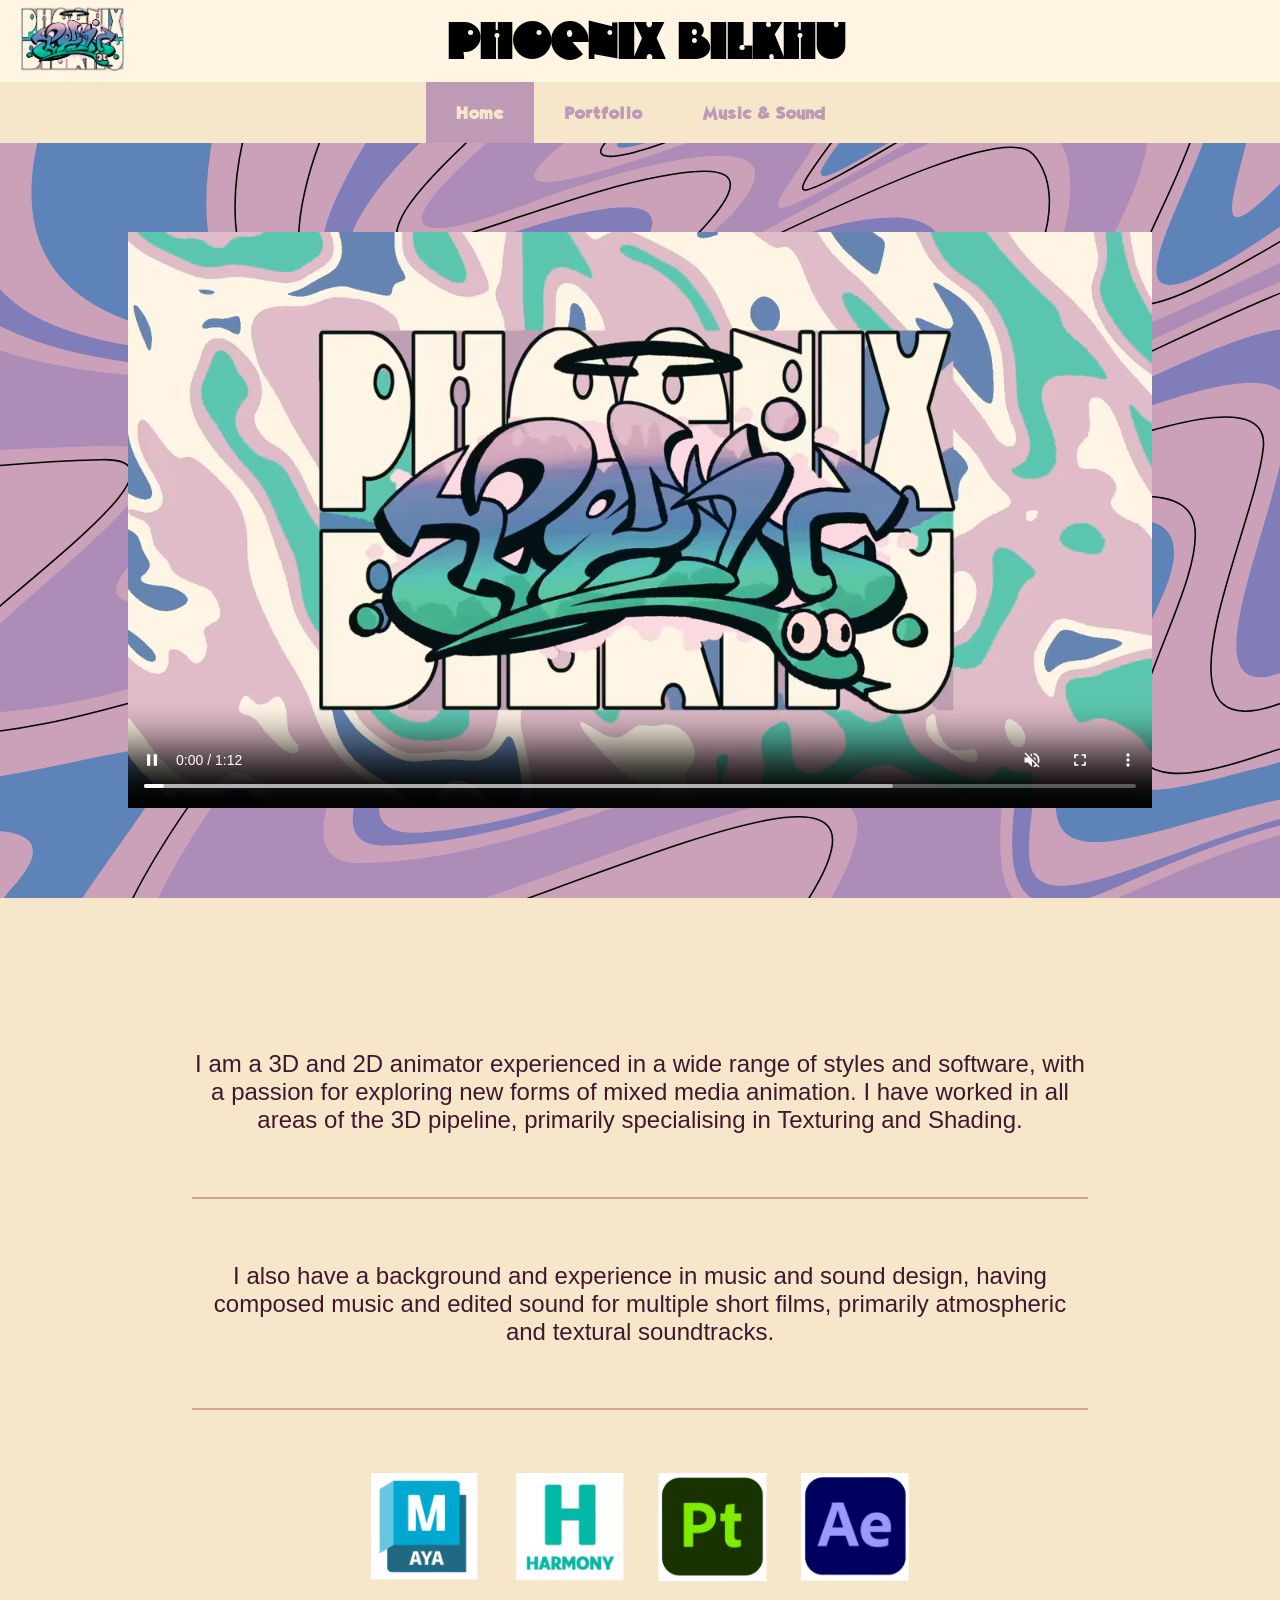
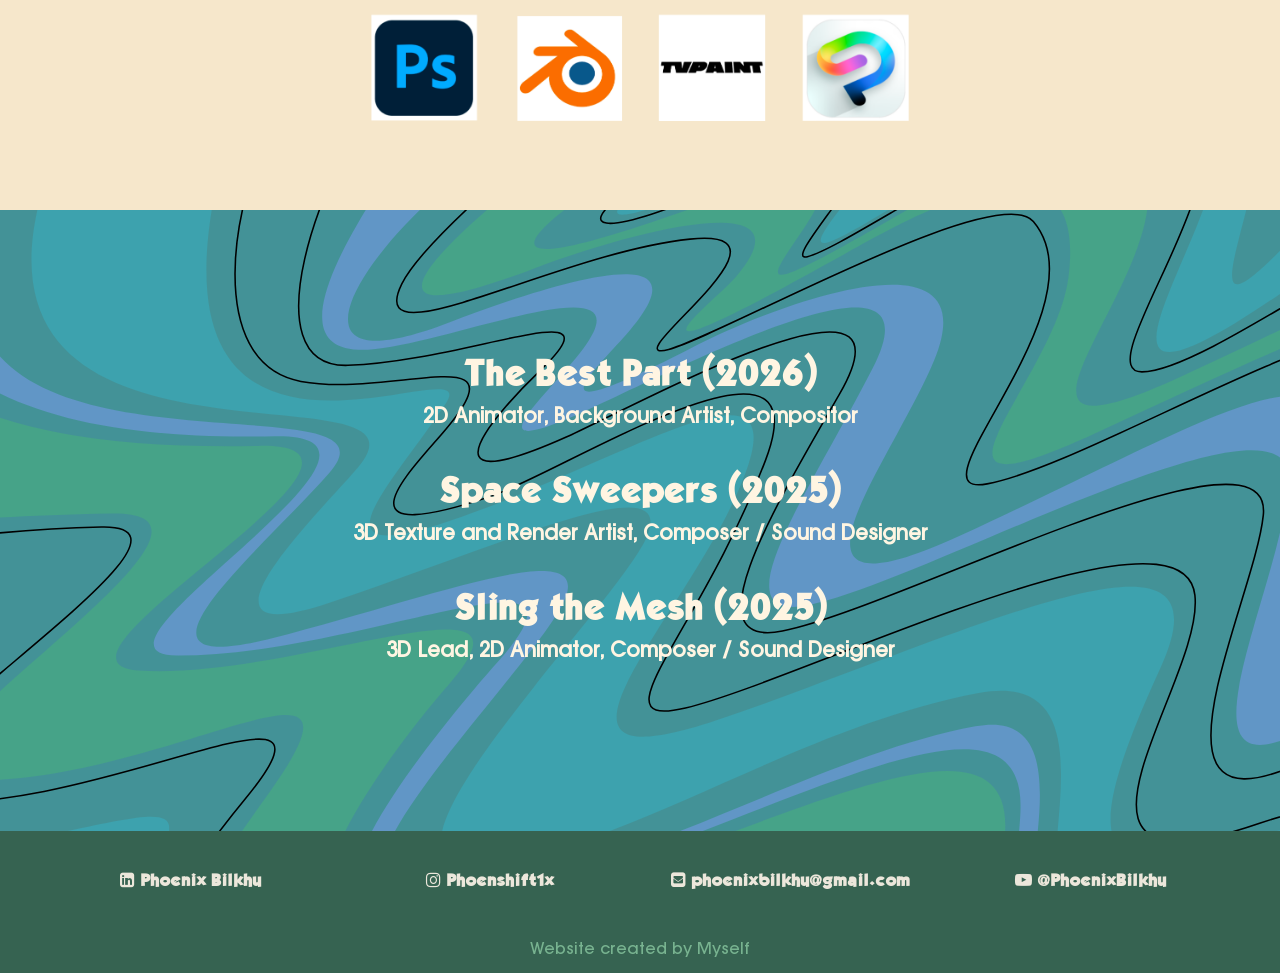
<file: index.html>
<!DOCTYPE html>
<html lang=en>
   <head>
    <link rel="stylesheet" href="https://cdnjs.cloudflare.com/ajax/libs/font-awesome/4.7.0/css/font-awesome.min.css">
    <link rel="stylesheet" href="style.css">
    <title> Phoenix Bilkhu </title>
    <link rel="icon" type="image/x-icon" href="images/icon.ico?v=2">
  </head>
<body id="Home">
  
  <div class="header">
    <a href="#index" class="logo"><img src="images/logo.png" width="120" height="auto"></a>
    <h1>PHOENIX BILKHU</h1>
    <div class="right"></div>
  </div>
  

  <div class="topnav">
    <ul>
      <li><a data-active="Home" href="index.html">Home</a></li>
      <li><a data-active="Portfolio" href="portfolio.html">Portfolio</a></li>
      <li><a data-active="MusicSoundDesign" href="sound.html">Music &amp; Sound</a></li>
      <!--<li><a href="#">Contact</a></li>-->
    </ul>
  </div>
  
  <div class="videodiv">
    <video width=80% height="auto" controls autoplay muted playsinline loop>
      <source src="videos/showreel.webm" type="video/webm">
      <source src="videos/showreel.mp4" type="video/mp4">
    Your browser does not support the video tag. 
    </video>
  </div>
  
  <div class="main">
    <div>
      <div class="bio">
        <p>
          I am a 3D and 2D animator experienced in a wide range of styles and software, with a passion for exploring new forms of mixed media animation. I have worked in all areas of the 3D pipeline, primarily specialising in Texturing and Shading.
        </p>
        <hr class="spacer">
        <p>
          I also have a background and experience in music and sound design, having composed music and edited sound for multiple short films, primarily atmospheric and textural soundtracks.
        </p>
        <hr class="spacer">
        <img src="images/softwareicons.png" class="software-icons">
      </div>

      <div class="experience">
        <p class="filmtitle">The Best Part (2026)</p>
        <p class="filmrole">2D Animator, Background Artist, Compositor</p>
        <p class="filmtitle">Space Sweepers (2025)</p>
        <p class="filmrole">3D Texture and Render Artist, Composer / Sound Designer</p>
        <p class="filmtitle">Sling the Mesh (2025)</p>
        <p class="filmrole">3D Lead, 2D Animator, Composer / Sound Designer</p>


      </div>
    </div>

    <div class="space"></div>
    
  </div>
  
  <div class="footer">
    <div class="footercontainer">
      <div class="contactcontainer">
        <div class="contactlink">
          <a href="https://www.linkedin.com/in/phoenix-bilkhu-571b53319" target="_blank"><i style="font-size:17px" class="fa">&#xf08c;</i> Phoenix Bilkhu</a>
        </div>
        <div class="contactlink">
        <a href="https://www.instagram.com/phoenshift1x" target="_blank"><i style="font-size:17px" class="fa">&#xf16d;</i> Phoenshift1x</a>
        </div>
        <div class="contactlink">
        <a href="mailto:phoenixbilkhu@gmail.com"><i style="font-size:17px" class="fa">&#xf199;</i> phoenixbilkhu@gmail.com</a>
        </div>
        <div class="contactlink">
        <a href="https://www.youtube.com/@phoenixbilkhu"><i style="font-size:17px" class="fa">&#xf16a;</i> @PhoenixBilkhu</a>
        </div>
      </div>
      <div class="footertextcontainer"><p class="footertext">Website created by Myself</p></div>
    </div>
  </div>
  <script type="text/javascript" src="script.js"></script>
</body>
</html>
</file>
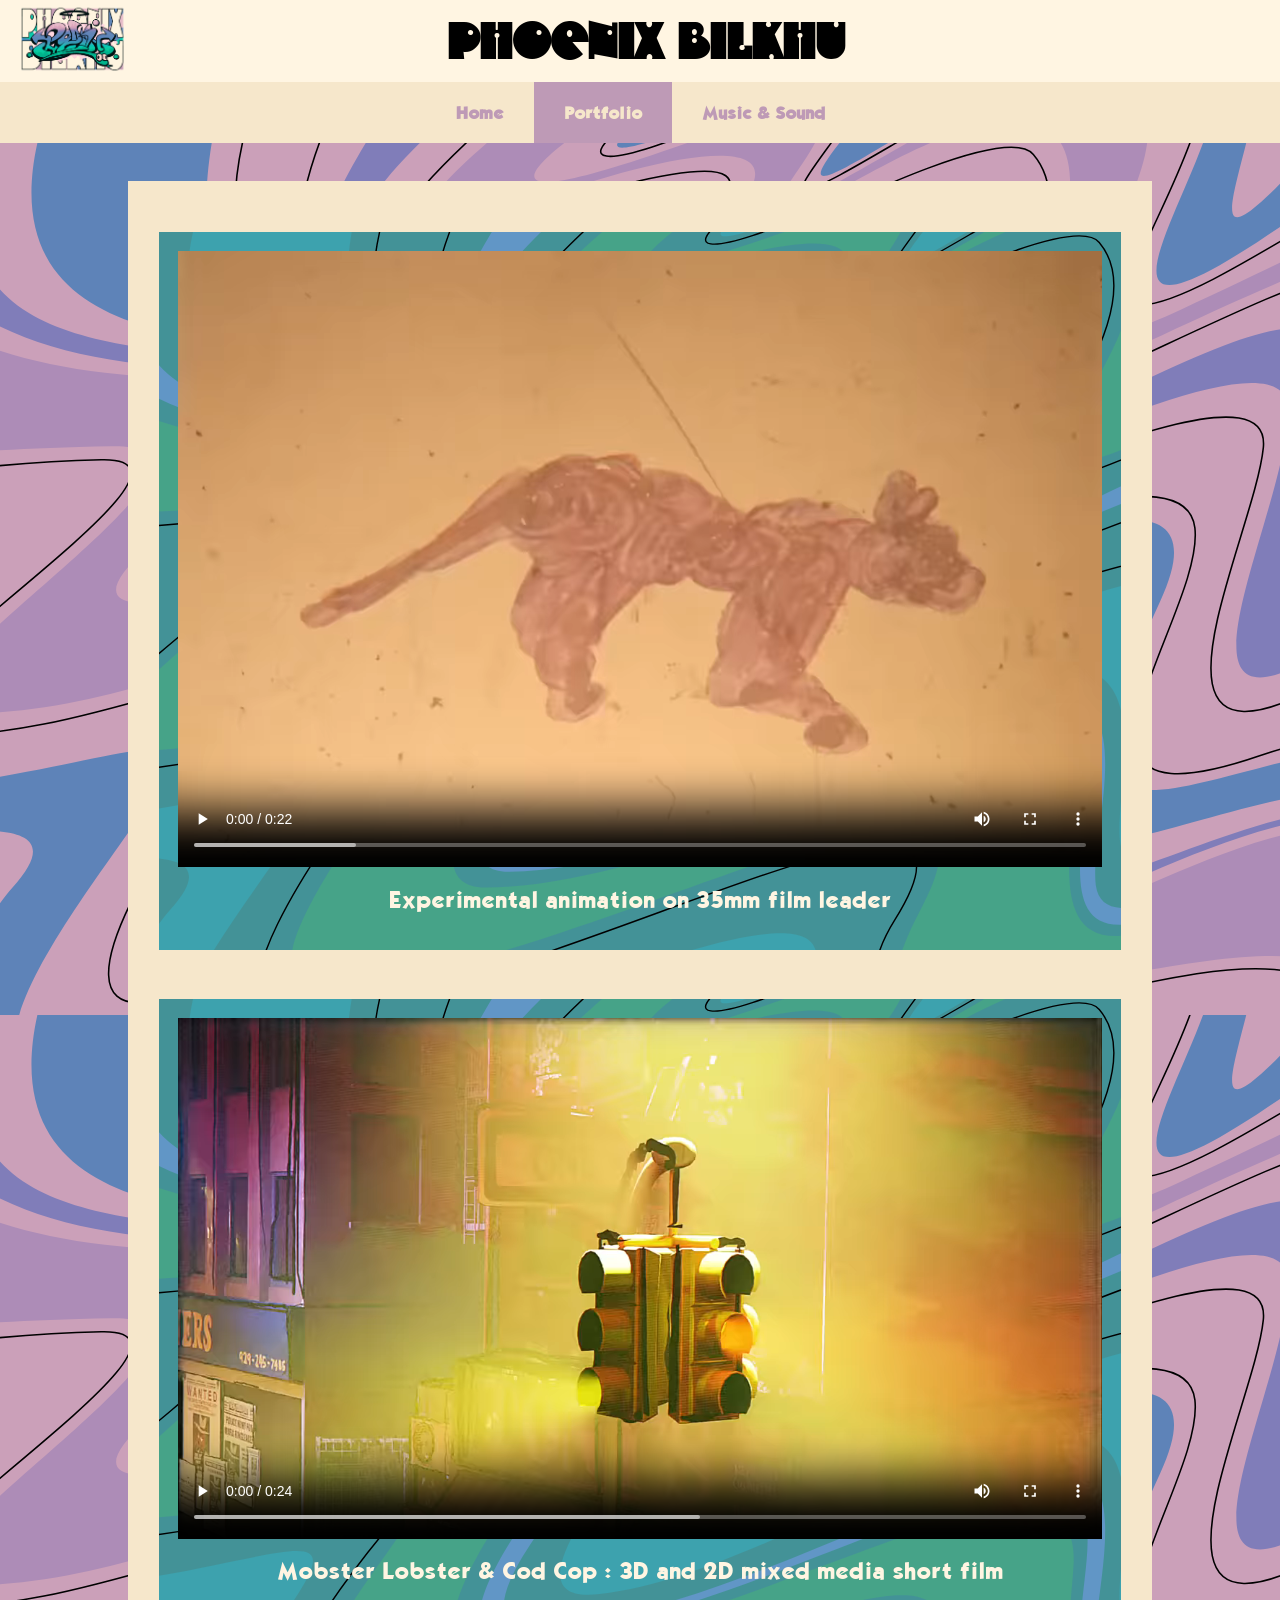
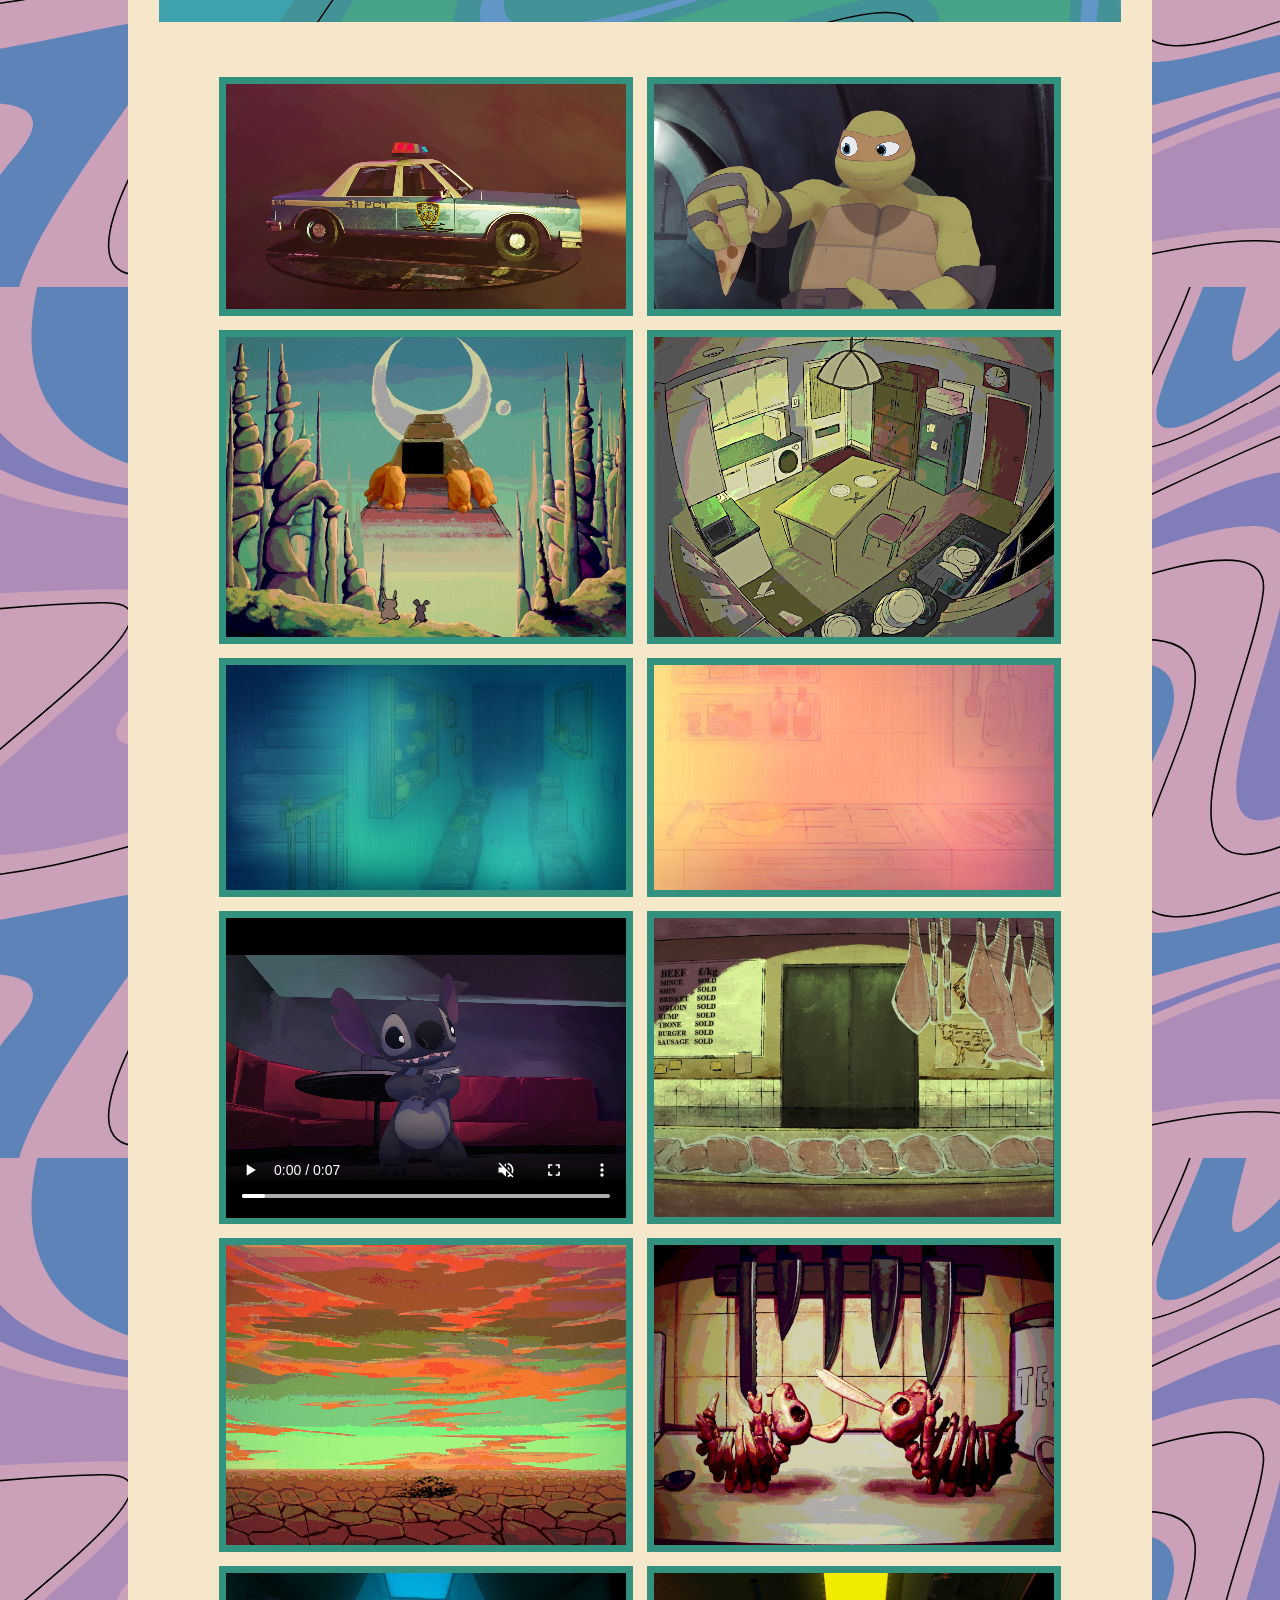
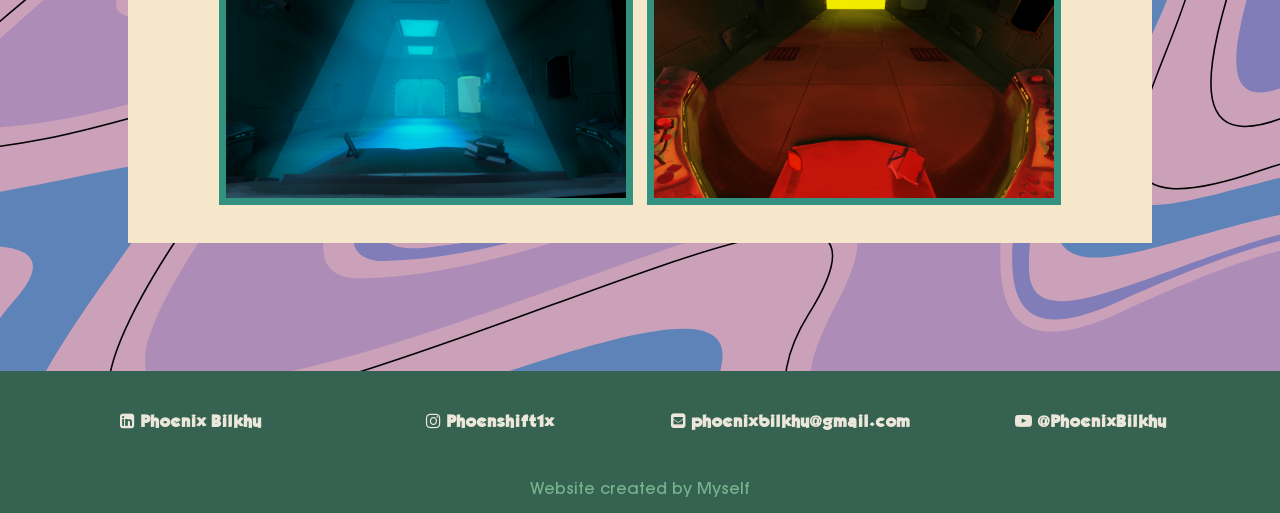
<file: portfolio.html>
<!DOCTYPE html>
<html lang=en>
   <head>
    <link rel="stylesheet" href="https://cdnjs.cloudflare.com/ajax/libs/font-awesome/4.7.0/css/font-awesome.min.css">
    <link rel="stylesheet" href="style.css">
    <title> Portfolio </title>
    <link rel="icon" type="image/x-icon" href="images/icon.ico">
  </head>
<body id="Portfolio">
  
  <div class="header">
    <a href="#index" class="logo"><img src="images/logo.png" width="120" height="auto"></a>
    <h1>PHOENIX BILKHU</h1>
    <div class="right"></div>
  </div>
  

  <div class="topnav">
    <ul>
      <li><a data-active="Home" href="index.html">Home</a></li>
      <li><a data-active="Portfolio" href="portfolio.html">Portfolio</a></li>
      <li><a data-active="MusicSoundDesign" href="sound.html">Music &amp; Sound</a></li>
      <!--<li><a href="#">Contact</a></li>-->
    </ul>
  </div>

  <div class="main">
    <div class="gallerycontainer">
      <div class="gallery">
        <div class="galleryhighlight">
          <video src="portfolio/catanim.webm" type="video/webm" width=100% height=100% loop controls playsinline></video>
          <p>Experimental animation on 35mm film leader</p>
        </div>
        
        <div class="galleryhighlight">
          <video src="portfolio/lobstermobster.webm" type="video/webm" width=100% height=100% playsinline loop controls></video>
          <p>Mobster Lobster & Cod Cop : 3D and 2D mixed media short film</p>
        </div>
          
        <div class="galleryitems">
          <div class="galleryitem">
            <video src="portfolio/COP CAR.webm" type="video/webm" width=100% height=100% loop playsinline autoplay muted></video>
          </div>
        
          <div class="galleryitem">
            <video src="portfolio/emotion_v2.webm" type="video/webm" loop playsinline autoplay muted></video>
          </div>
      
          <div class="galleryitem">
            <img src="portfolio/microwave.jpeg" width=1440 height=1080>
          </div>
      
          <div class="galleryitem">
            <video src="portfolio/kitchen.webm" type="video/webm" width=100% loop playsinline autoplay muted></video>
          </div>
      
          <div class="galleryitem">
            <img src="portfolio/tbp_sh04_bg.jpg" width=1920 height=1080>
          </div>
      
          <div class="galleryitem">
            <img src="portfolio/tbp_sh104_bg.jpg" width=1920 height=1080>
          </div>
      
      
          <div class="galleryitem">
            <video src="portfolio/lip_sync_v2.webm" type="video/webm" loop playsinline autoplay controls muted></video>
          </div>
      
          <div class="galleryitem">
            <img src="portfolio/BFBN_BG_sh01.jpeg" width=1440 height=1080>
          </div>
      
          <div class="galleryitem">
            <video src="portfolio/cat appears.webm" type="video/webm" width=100% height=100% loop playsinline autoplay muted></video>
          </div>
      
          <div class="galleryitem">
            <img src="portfolio/end screen.jpeg" width=1440 height=1080>
          </div>
          
          <div class="galleryitem">
            <img src="portfolio/spsw_TEST02.jpeg" width=1920 height=1080>
          </div>
          
          <div class="galleryitem">
            <img src="portfolio/spsw_TEST03.jpeg" width=1920 height=1080>
          </div>
      </div>

        



    </div>
  
    
    <div class="space"></div>
  </div>
  
  <div class="footer">
    <div class="footercontainer">
      <div class="contactcontainer">
        <div class="contactlink">
          <a href="https://www.linkedin.com/in/phoenix-bilkhu-571b53319" target="_blank"><i style="font-size:17px" class="fa">&#xf08c;</i> Phoenix Bilkhu</a>
        </div>
        <div class="contactlink">
        <a href="https://www.instagram.com/phoenshift1x" target="_blank"><i style="font-size:17px" class="fa">&#xf16d;</i> Phoenshift1x</a>
        </div>
        <div class="contactlink">
        <a href="mailto:phoenixbilkhu@gmail.com"><i style="font-size:17px" class="fa">&#xf199;</i> phoenixbilkhu@gmail.com</a>
        </div>
        <div class="contactlink">
        <a href="https://www.youtube.com/@phoenixbilkhu"><i style="font-size:17px" class="fa">&#xf16a;</i> @PhoenixBilkhu</a>
        </div>
      </div>
    <div class="footertextcontainer"><p class="footertext">Website created by Myself</p></div>
    </div>
    </div>
  </div>
  <script type="text/javascript" src="script.js"></script>
</body>
</html>
</file>
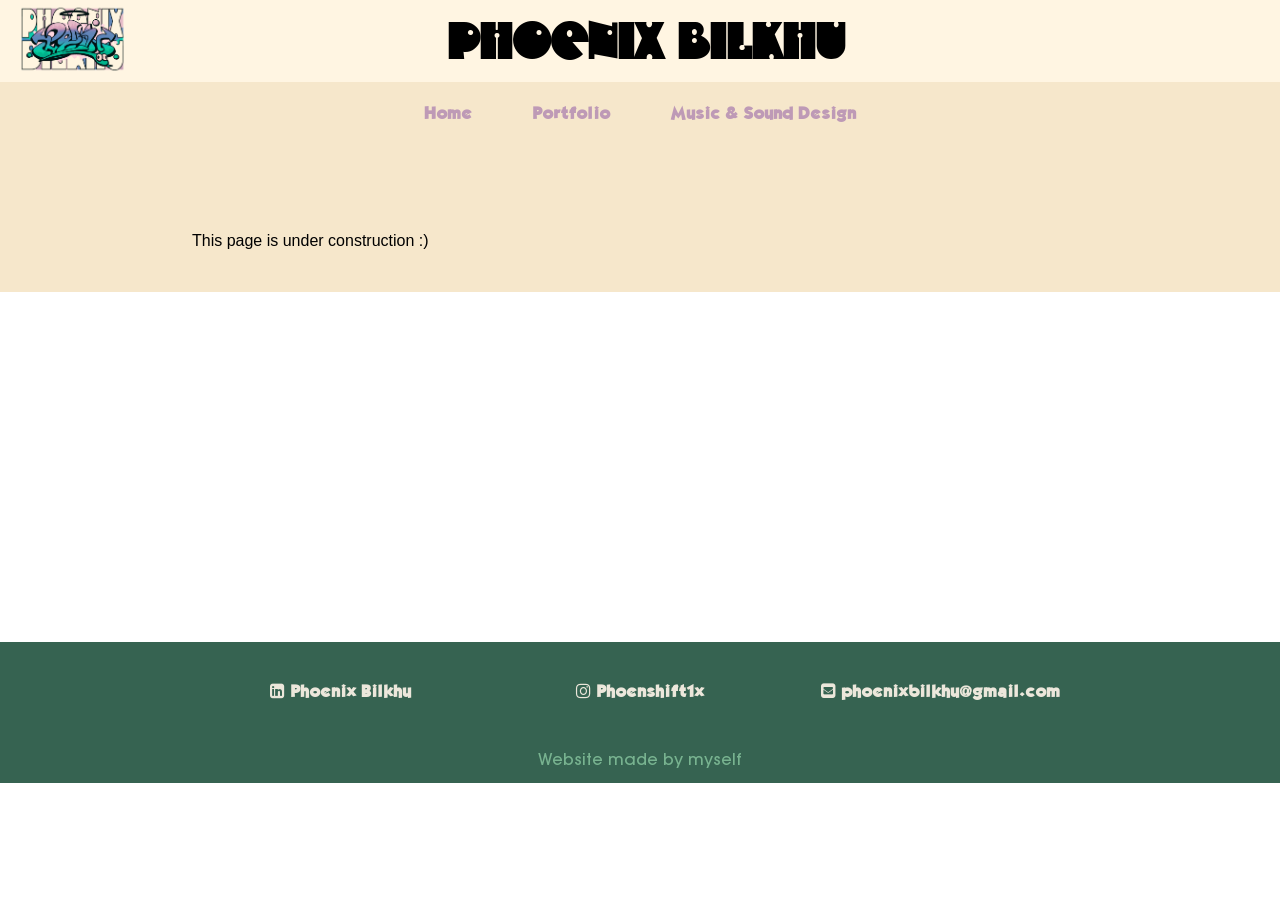
<file: underconstruction.html>
<!DOCTYPE html>
<html lang=en>
   <head>
     
    <link rel="stylesheet" href="https://cdnjs.cloudflare.com/ajax/libs/font-awesome/4.7.0/css/font-awesome.min.css">
    <link rel="stylesheet" href="style.css">
    <title> Phoenix Bilkhu </title>
  </head>
<body>
  
  <div class="header">
    <a href="#index" class="logo"><img src="images/logo.png" width="120" height="auto"></a>
    <h1>PHOENIX BILKHU</h1>
    <div class="right"></div>
  </div>
  

  <div class="topnav">
    <ul>
      <li><a href="index.html">Home</a></li>
      <li><a href="portfolio.html">Portfolio</a></li>
      <li><a href="sound.html">Music &amp; Sound Design</a></li>
      <!--<li><a href="#">Contact</a></li>-->
    </ul>
  </div>

<div class="main">
    <div>
        <p class="bio">
            This page is under construction :&#41;
        </p>
    </div>
    </div>
    
    
  <div class="space"></div>
  
  <div class="footer">
    <div class="footercontainer">
      <div class="contactcontainer">
        <div class="contactlink">
          <a href="https://www.linkedin.com/in/phoenix-bilkhu-571b53319" target="_blank"><i style="font-size:17px" class="fa">&#xf08c;</i> Phoenix Bilkhu</a>
        </div>
        <div class="contactlink">
        <a href="https://www.instagram.com/phoenshift1x" target="_blank"><i style="font-size:17px" class="fa">&#xf16d;</i> Phoenshift1x</a>
        </div>
        <div class="contactlink">
        <a href="mailto:phoenixbilkhu@gmail.com"><i style="font-size:17px" class="fa">&#xf199;</i> phoenixbilkhu@gmail.com</a>
      </div>
    </div>
    <div class="footertextcontainer"><p class="footertext">Website made by myself</p></div>
  </div>
</div>
    
</body>
</html>
</file>
<file: style.css>
@font-face {
  font-family: "Block Berthold";
  src: url('fonts/Block Berthold Regular.ttf') format('truetype');
}

@font-face {
  font-family: "Flexure";
  src: url('fonts/Flexure.ttf') format('truetype');
}

@font-face {
  font-family: "Zurich Extended";
  src: url('fonts/Zurich Extended BT.ttf') format('truetype');
}

@font-face {
  font-family: "Hypnos";
  src: url('fonts/Hypnos-Regular.otf') format('opentype');
}

@font-face {
  font-family: "Shotgun";
  src: url('fonts/Shotgun Regular.ttf') format('truetype');
}

@font-face {
  font-family: "Pusab";
  src: url('fonts/PUSAB___.ttf') format('truetype');
}

@font-face {
  font-family: "Kabel";
  src: url('fonts/Kabel Bold.ttf') format('truetype');
}

@font-face {
  font-family: "ITC Avant Garde";
  src: url('fonts/ITCAvantGardePro-Md.ttf') format('truetype');
}

body {
  display: flex;
  min-height: 100vh;
  margin: 0;
  flex-direction: column;
  /*background-color: #B02C37;*/
  padding: 0;
}

.main {
  font-family: "PT Sans", Calibri, Tahoma, sans-serif;
  display: flex;
  flex-direction: column;
  background-color: #f6e7cb;
  /*background-image: url(images/background02.svg);*/
  /*background-size: 25% auto;*/
  /*background-repeat: repeat;*/
  margin: 0;
  /*padding-bottom: 15%;*/
}

.header {
  margin-top: 0;
  margin-bottom: 0;
  display: flex;
  /*flex-direction: row;*/
  justify-content: center;
  align-content: center;
  background-color: #FFF5E2;
}

.logo {
  margin-top: auto;
  margin-bottom: auto;
  /*margin-left: auto;*/
  padding-left: 1%;
  flex: 1;
}

h1 {
  display: inline-block;
  font-family: "Shotgun";
  /*transform: scaleY(0.5);*/
  font-size: 300%;
  margin-top: auto;
  margin-bottom: auto;
  /*justify-self: center;*/
  margin-left: auto;
  margin-right: auto;
}
.right {
  flex: 1;
}

ul {
  list-style-type: none;
  margin: 0;
  padding: 0;
  display: flex;
  justify-content: center;
  background-color: #f6e7cb;
}

ul li a {
  font-family: "Kabel";
  display: block;
  color: #BE9AB6;
  padding: 20px 30px;
  text-decoration: none;
}

ul li a:hover {
  color: #f6e7cb;
  background-color: #E2BAC9;

}

ul li a:active {
  background-color: #BE9AB6;
}

a.active {
  background-color: #BE9AB6;
  color: #f6e7cb;
}


.videodiv {
  padding: 7% 0% 7% 0%;
  margin-right: 0%;
  margin-left: 0%;
  width:100%;
  /*background-color: #DBA6C0;*/
  background-image: url(images/background01.svg);
  background-size: 120%;
  /*background-repeat: repeat;*/


  
}
video {
  display: block;
  margin: 0 auto;
}
.bio{
  /*background-color: #e9d8b9;*/
  margin-top: 5%;
  margin-left: 10%;
  margin-right: 10%;
  padding: 2% 5% 2% 5%;
  align-content: center;
  display: flexbox;
}
.spacer{
  border: 1px solid #d4a68f;
}
.bio p{
  font-family: ""ITC Avant Garde"";
  margin: 7% auto 7% auto;
  /*padding-left: 25%;*/
  font-size: 150%;
  /*padding-right: 25%;*/
  text-align: center;
  color: #411730;
  font-weight: lighter;
}
.software-icons {
  max-width: 60%;
  height: auto;
  display: block;
  margin-left: auto;
  margin-right: auto;
  margin-top: 7%;
}
.experience {
  margin-top: 5%;
  margin-bottom: 0;
  padding-top: 10%;
  padding-bottom: 10%;
  background-image: url(images/background02.svg);
  background-size: 120%;
}
.filmtitle {
  font-family: "Kabel";
  font-size: 30px;
  margin: 0;
  margin-top: 1%;
  padding-left: 10%;
  padding-right: 10%;
  text-align: center;
  color: #FFF5E2;
  font-weight: bold;
}
.filmrole {
  font-family: "ITC Avant Garde";
  font-size: 20px;
  margin: 0;
  margin-top: 1%;
  margin-bottom: 3%;
  padding-left: 10%;
  padding-right: 10%;
  text-align: center;
  color: #FFF5E2;
  font-weight: bold;
}


.gallery {
  display: flex;
  flex-direction: column;
  background-color: #f6e7cb;
  padding: 3%;
  padding-top: 5%
}
.galleryitems {
  display: flex;
  flex-wrap: wrap;
  justify-content: center;
}

.gallerycontainer {
  background-color: #BE9AB6;
  background-image: url(images/background01.svg);
  background-size: 120%;
  padding: 10%;
  padding-top: 3%;
  margin-bottom: 0;
}

.galleryhighlight {
  display: flex;
  flex-direction: column;
  flex: 1;
  padding: 2%;
  background-image: url(images/background02.svg);
  margin-bottom: 5%;
  
}
.galleryhighlight video{
  /*flex: 1;*/
  /*width: fit-content;*/
  /*height: 360px;*/
  /*border: 4px solid #000000;*/
  /*margin: 2%;*/
}
.galleryhighlight p{
  padding: 2%;
  margin: 0;
  font-size: 20px;
  align-self: center;
  font-family: "Kabel";
  color: #FFF5E2;
  /*margin: 1%*/
}

.galleryitem {
  display: flex;
  /*aspect-ratio: 16/9;*/
  margin: 7px;
  border: 7px solid #339180;
  width: 45%;
  max-width: 400px;
  min-width: 230px;
  align-content: center;
  justify-content: center;
  background-color: #000000
}
.galleryitem img{
  width: 100%;
  align-self: center;
  height: auto;
}

.galleryitem video{
  width: 100%;
  height: auto;
}

.soundgallery {
  padding: 3%;
  padding-bottom: 0;
  /*padding-top: 3%;*/
  background-image: url(images/background02.svg);
  display: flex;
  flex-direction: column;
}

.soundgalleryitem {
  /*width: fit-content;*/
  /*height: fit-content;*/
  margin-bottom: 5%;
  display: flex;
  padding: 3%;
  flex-direction: row;
  /*align-content: space-between;*/
  justify-content: center;
  /*align-content: stretch;*/
  
  /*background-image: url(images/bg_image01.png);*/
  /*background-image: url(images/background02.svg);*/
  background-color: #f6e7cb;
  background-size: 120%;
  /*background-size: 25% auto;*/
  /*background-repeat: repeat;*/
}

.soundgalleryitem video{
  width: 50%;
  align-self: center;
  /*height: auto;*/
}

.soundgallerytext{
  display: flex;
  flex-direction: column;
  flex: 1;
  padding: 3%;
  justify-content: center;
  /*background-color: #f6e7cb;*/
  background-image: url(images/background01.svg)
  /*
  font-family: "Kabel";
  font-weight: bold;
  color: #FFF5E2;
  */
}

.soundgallerytext h2{
  font-family: "Kabel";
  font-weight: bold;
  color: #FFF5E2;
  font-size: 150%
}

.soundgallerytext p{
  font-family: "Kabel";
  font-weight: normal;
  color: #FFF5E2;
}

iframe.instagram-media {
    max-width: 100% !important;
    width: 100% !important;
    min-width: auto !important;
  height: 335px
}

iframe.youtube-media {
    max-width: 100% !important;
    /*width: 100% !important;*/
    min-width: auto !important;
    /*height: auto*/
  /*height: 335px*/
}

.media-container {
  width: fit-content;
  height: fit-content;
  display: flex;
  /*align-content: center;*/
}

.soundgalleryitem audio{
  margin-right: 3%;
  align-self: center;

}

.embedcontainer {
  display: flex;
  justify-content: center;
  justify-self: center;
  margin: 2% 5% 2% 5%;
  /*margin-top: 5%*/
  /*max-width: 900px;*/
}


.space {
  flex-grow: 0.75;
}
.footer {
  margin-top: 0;
  padding-top: 3%;
  padding-bottom: 0;
  width: 100%;
  /*background-color: #BF5441;*/
  background-color: #366351;
}

.contactcontainer {
  display: grid;
  grid-template-columns: repeat(auto-fit, 300px);
  justify-content: center;
  margin-bottom: 2%;
}


.contactlink {
  text-align: center;
  color: #f5e5dd
}

a{
  font-family: "Kabel";
  text-decoration: none;
  font-size: 15px;
  font-weight: bold;
  color: #ece7db;
}
a:hover{
  color: #78b390;
}

.footertextcontainer{
  display: flex;
  justify-content: center;
  margin: 1%;
}
.footertext {
  font-family: "ITC Avant Garde";
  color: #78b390;
  margin-bottom: 0;
  margin-top: 2%;
  font-weight: lighter;
  font-size: 16px;
  padding-bottom: 0;
  display: inline-block;
  /*transform: scaleY(0.7);*/
  /*margin-left: 50%;*/
  /*margin-right: auto;*/
}
</file>
